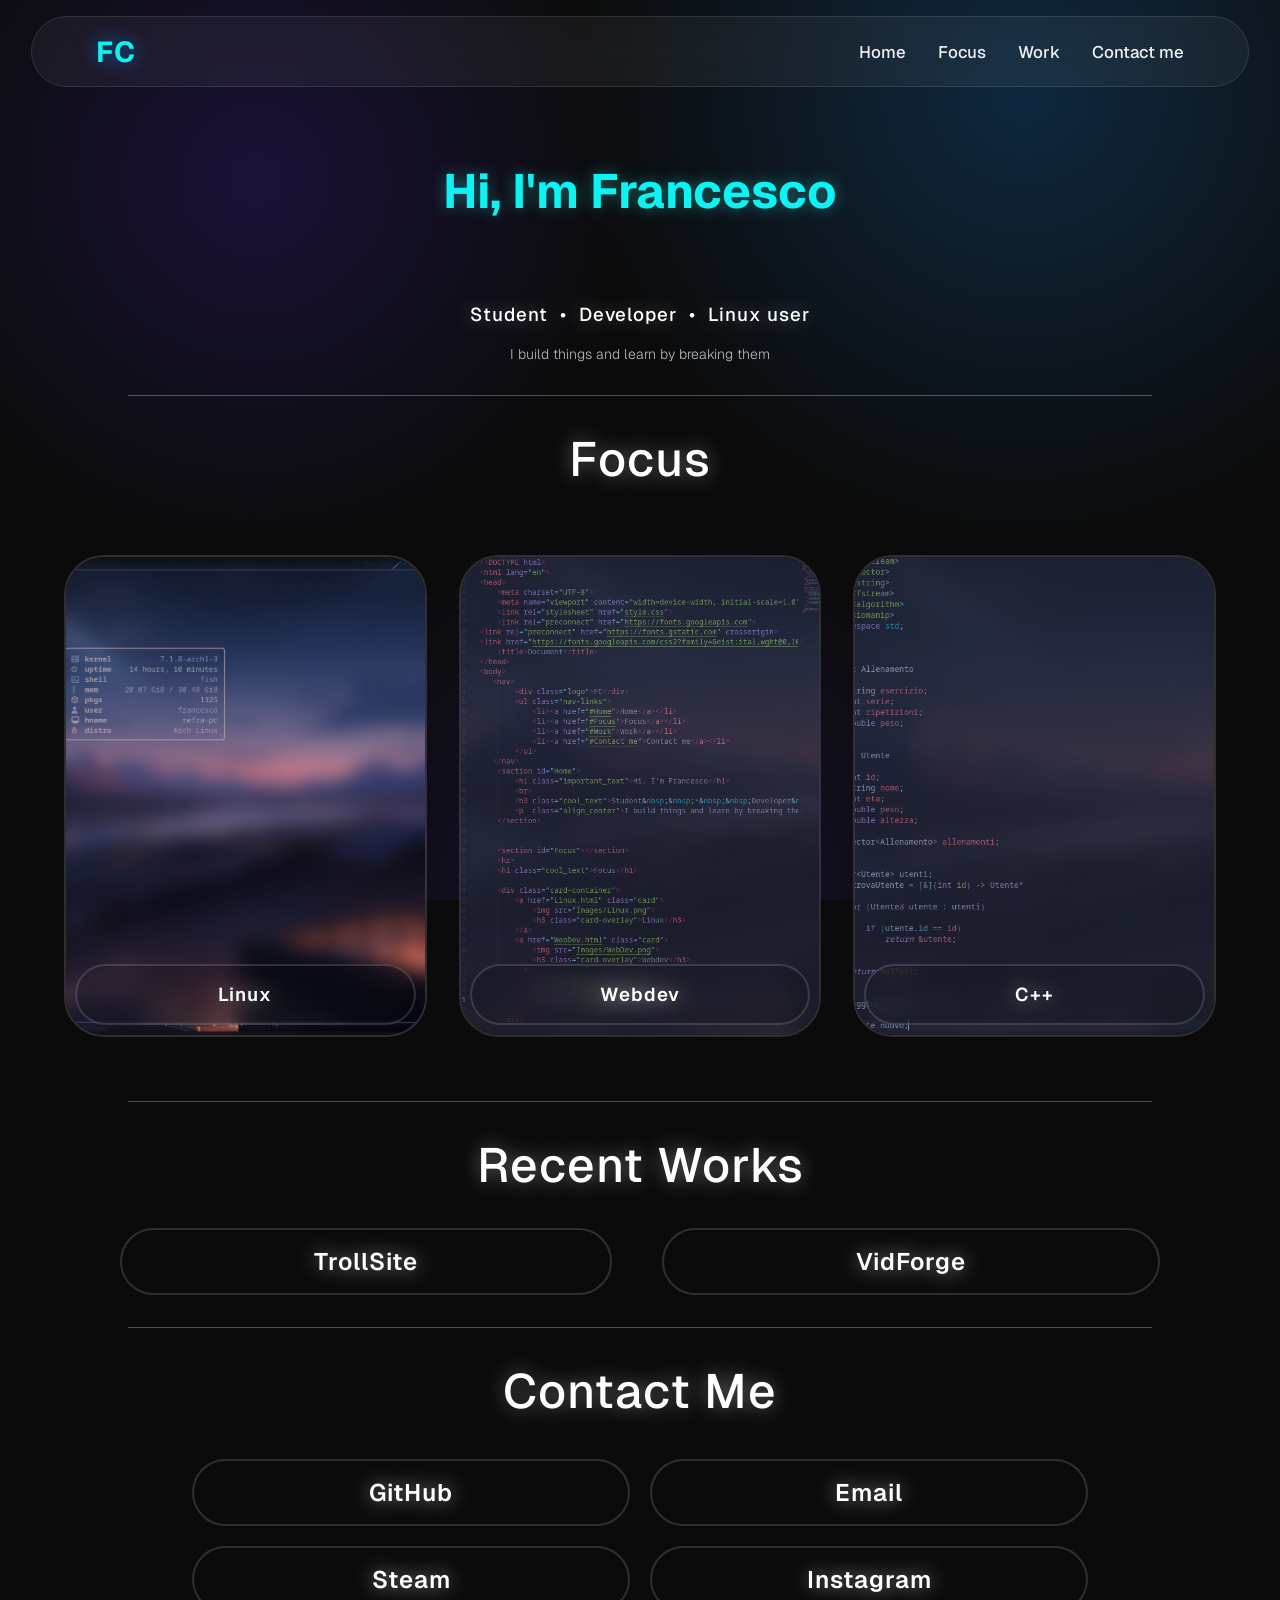
<file: index.html>
<!DOCTYPE html>
<html lang="en">
<head>
    <meta charset="UTF-8">
    <meta name="viewport" content="width=device-width, initial-scale=1.0">
    <link rel="stylesheet" href="stylefiles/style.css">
    <link rel="stylesheet" href="../stylefiles/animations.css">
    <link rel="preconnect" href="https://fonts.googleapis.com">
<link rel="preconnect" href="https://fonts.gstatic.com" crossorigin>
<link href="https://fonts.googleapis.com/css2?family=Geist:ital,wght@0,100..900;1,100..900&family=Manrope:wght@200..800&family=Nunito+Sans:ital,opsz,wght@0,6..12,200..1000;1,6..12,200..1000&display=swap" rel="stylesheet">
    <title>Document</title>
</head>
<body>
   <nav>
        <div class="logo">FC</div>
        <ul class="nav-links">
            <li><a href="#Home">Home</a></li>
            <li><a href="#Focus">Focus</a></li>
            <li><a href="#Work">Work</a></li>
            <li><a href="#Contact me">Contact me</a></li>
        </ul>
   </nav>
    <section id="Home">
        <h1 class="important_text" id="home-hero">Hi, I'm Francesco</h1>
        <br>
        <h3 class="cool_text">Student&nbsp;&nbsp;•&nbsp;&nbsp;Developer&nbsp;&nbsp;•&nbsp;&nbsp;Linux user</h3>
        <p  class="align_center">I build things and learn by breaking them</p>
    </section>


    <section id="Focus"></section>
    <hr>
    <h1 class="cool_text">Focus</h1>

    <div class="card-container">
        <a href="Pages/Linux.html" class="card">
            <img src="Images/Linux.png">
            <h3 class="card-overlay">Linux</h3>
        </a>
        <a href="Pages/WebDev.html" class="card">
            <img src="Images/WebDev.png">
            <h3 class="card-overlay">Webdev</h3>
        </a>
        <a href="Pages/C++.html" class="card">
            <img src="Images/C++.png">
            <h3 class="card-overlay">C++</h3>
        </a>
    </div>


    <section id="Work"></section>
    <hr>
    <h1 class="cool_text">Recent Works</h1>

    <div class="work-container">
        <a href="Pages/TrollSite.html" class="glowing-btn" title="TrollSite">TrollSite</a>
        <a href="Pages/VidForge.html" class="glowing-btn" title="VidForge">VidForge</a>
    </div>

    <section id="Contact me"></section>
    <hr>
    <h1 class="cool_text">Contact Me</h1>
    <div class="btn-container">
        <a href="https://github.com/refracolacicco-beep" title="GitHub" class="simple-btn" target="_blank">GitHub</a>
        <a href="mailto:francesco.colacicco10@gmail.com" title="email" class="simple-btn" target="_blank">Email</a>
        <a href="https://steamcommunity.com/profiles/76561198778495695/" title="steam" class="simple-btn" target="_blank">Steam</a>
        <a href="https://www.instagram.com/france_sco.cola/?__pwa=1" title="Instagram" class="simple-btn" target="_blank">Instagram</a>
    
    </div>
</body>
</html>
</file>
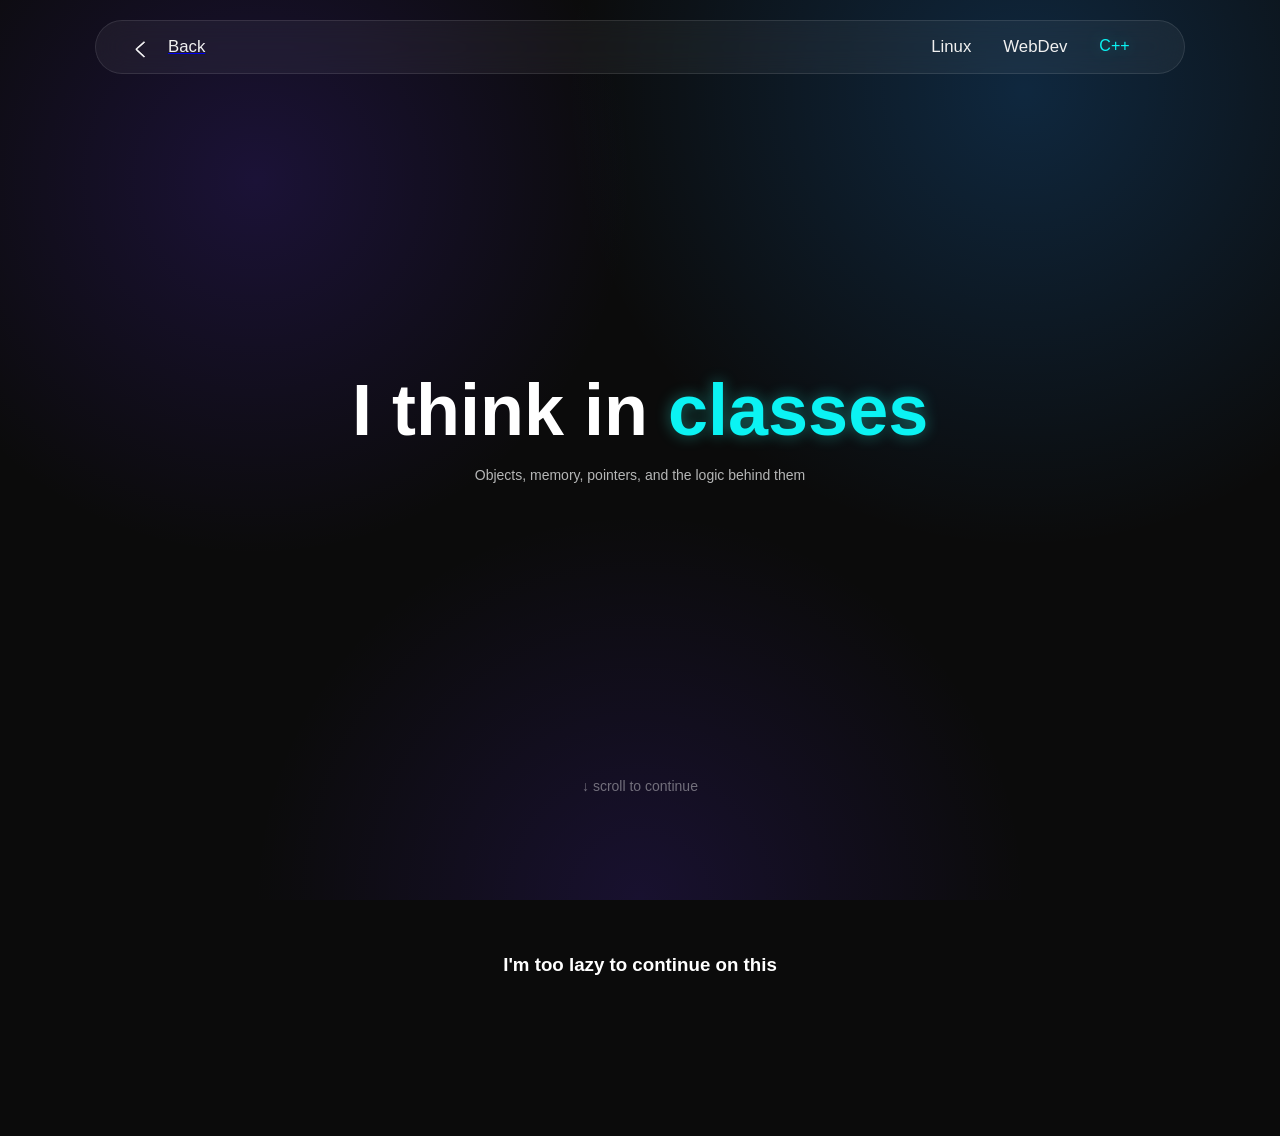
<file: Pages/C++.html>
<!DOCTYPE html>
<html lang="en">
<head>
    <meta charset="UTF-8">
    <meta name="viewport" content="width=device-width, initial-scale=1.0">
    <link rel="stylesheet" href="../stylefiles/style.css">
     <link rel="stylesheet" href="../stylefiles/c++.css">
      <link rel="stylesheet" href="../stylefiles/animations.css">
    <title>C++</title>
</head>
<body>
    <div class="back-and-navbar">
        <a href="../index.html">
            <svg viewBox="0 0 1024 1024" fill="currentColor" class="back-icon" version="1.1" xmlns="http://www.w3.org/2000/svg" stroke="currentColor" stroke-width="30.72"><g id="SVGRepo_bgCarrier" stroke-width="0"></g><g id="SVGRepo_tracerCarrier" stroke-linecap="round" stroke-linejoin="round" stroke="#CCCCCC" stroke-width="8.192"></g><g id="SVGRepo_iconCarrier"><path d="M669.6 849.6c8.8 8 22.4 7.2 30.4-1.6s7.2-22.4-1.6-30.4l-309.6-280c-8-7.2-8-17.6 0-24.8l309.6-270.4c8.8-8 9.6-21.6 2.4-30.4-8-8.8-21.6-9.6-30.4-2.4L360.8 480.8c-27.2 24-28 64-0.8 88.8l309.6 280z" fill=""></path></g></svg>
        <h3 class="back-text">Back</h3>
        </a>
        
        <nav>
            <ul class="nav-links">
                <li><a href="Linux.html">Linux</a></li>
                <li><a href="WebDev.html">WebDev</a></li>
                <li><a href="C++.html" class="important_text">C++</a></li>
            </ul>
        </nav>
    </div>

    <section class="hero">
        <div class="hero-content">
            <h1>I think in <span class="important_text">classes</span></h1>
            <p>Objects, memory, pointers, and the logic behind them</p>

        </div>
        <div class="fade-out-on-view">
            <p class="semitransparent-text">↓ scroll to continue</p>
        </div>
    </section>

    <h3>I'm too lazy to continue on this</h3>
</body>
</html>
</file>
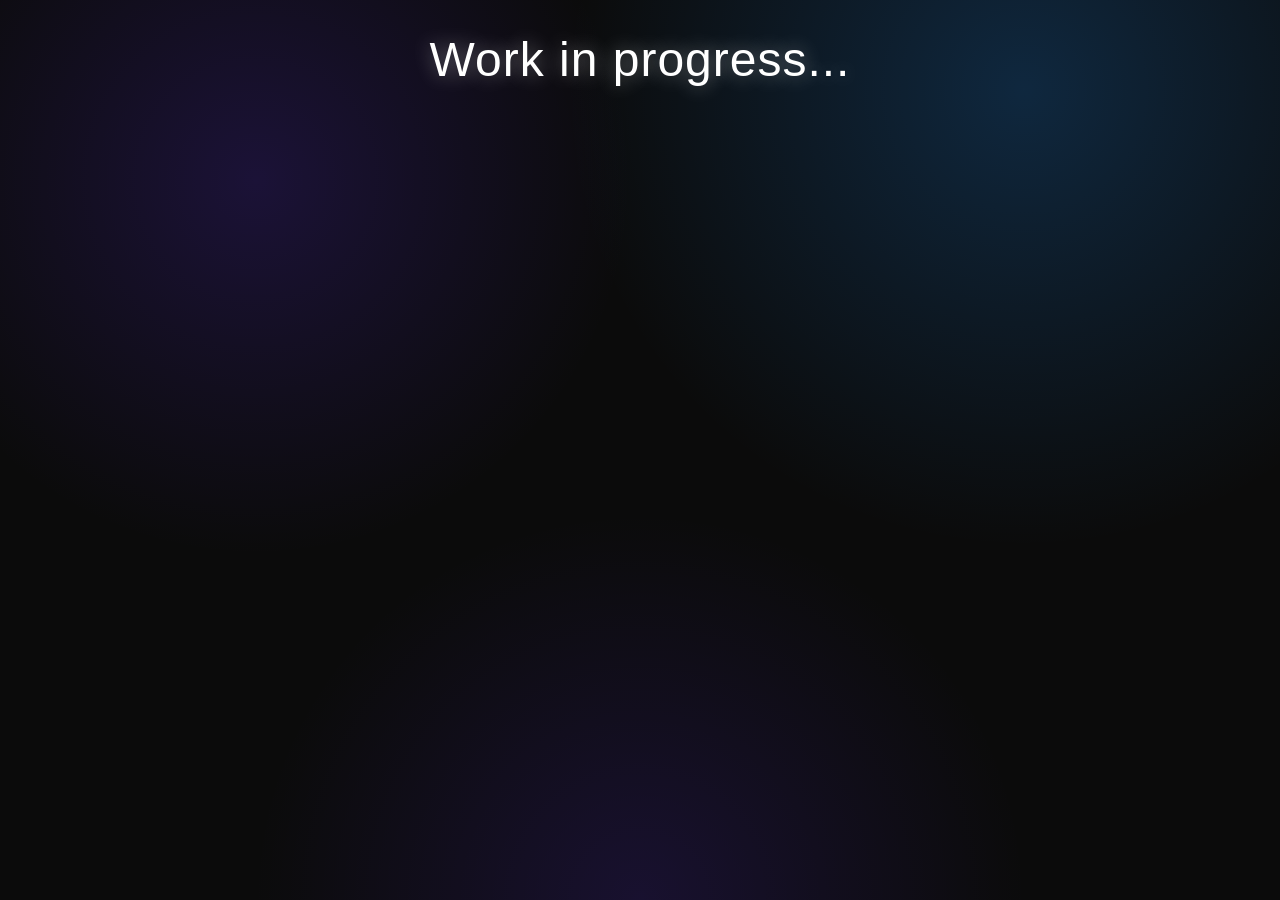
<file: Pages/TrollSite.html>
<!DOCTYPE html>
<html lang="en">
<head>
    <meta charset="UTF-8">
    <meta name="viewport" content="width=device-width, initial-scale=1.0">
    <link rel="stylesheet" href="../stylefiles/style.css">
    <title>TrollSite</title>
</head>
<body>
    <h1 class="cool_text">Work in progress...</h1>
</body>
</html>
</file>
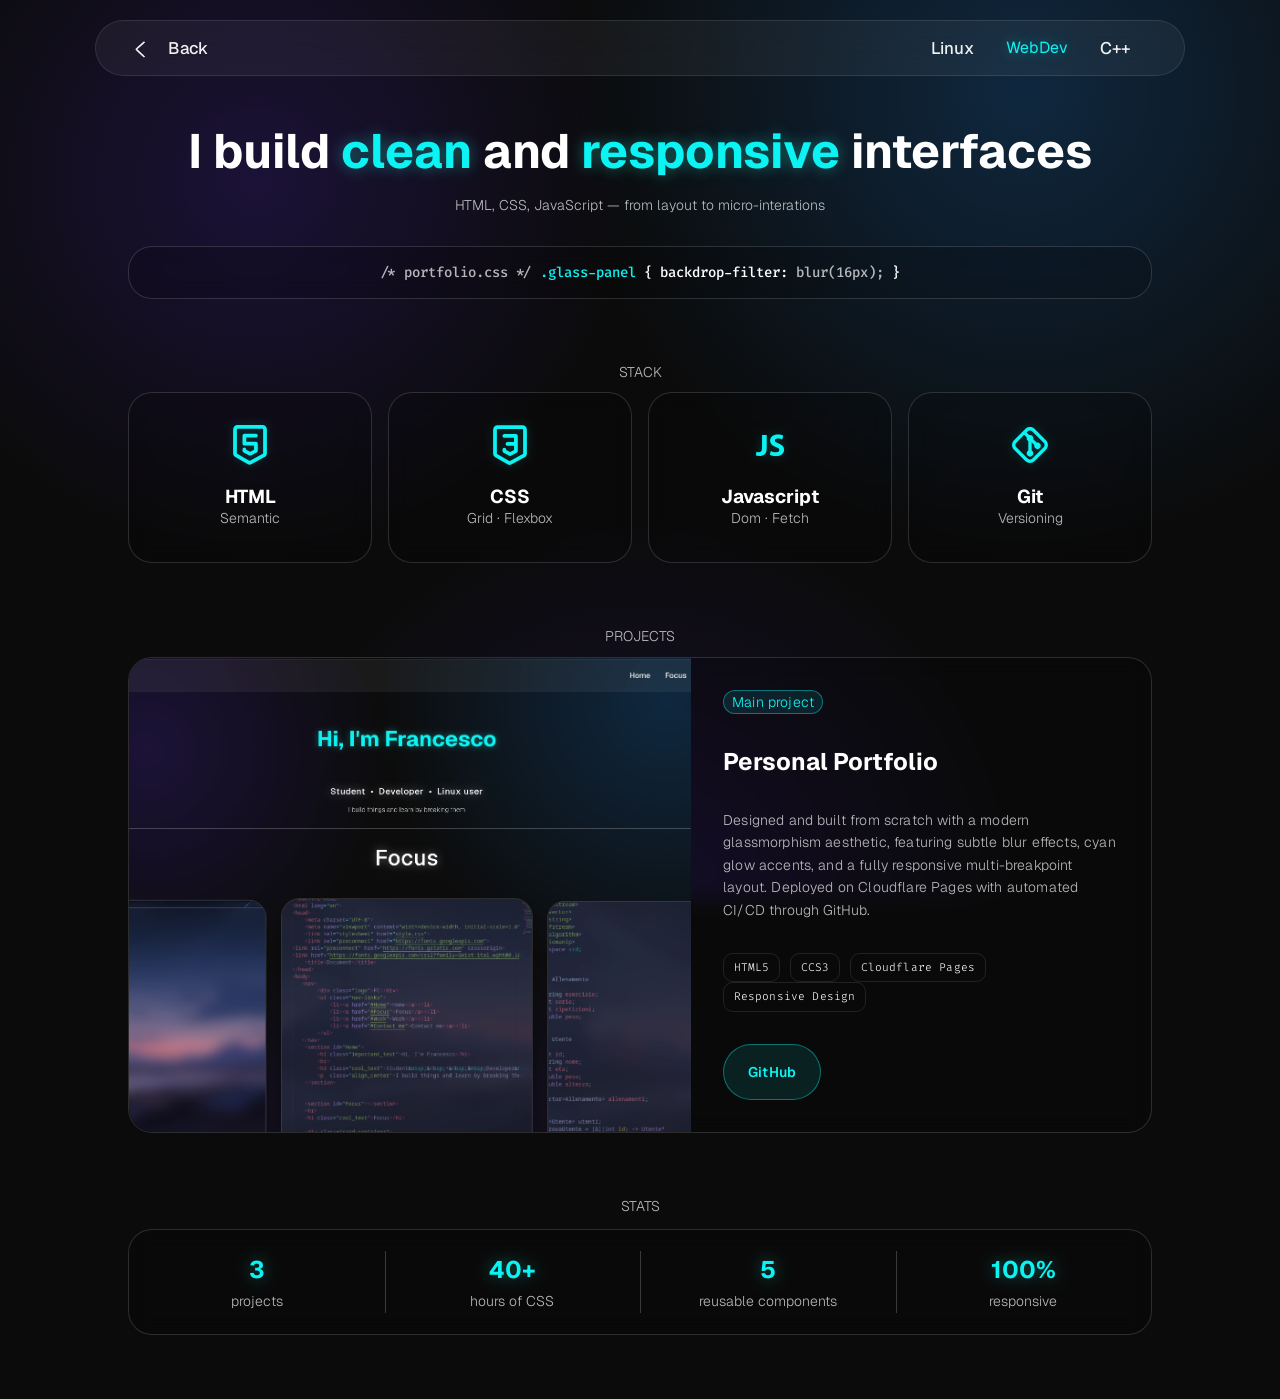
<file: Pages/WebDev.html>
<!DOCTYPE html>
<html lang="en">
<head>
    <meta charset="UTF-8">
    <meta name="viewport" content="width=device-width, initial-scale=1.0">
    <link rel="stylesheet" href="../stylefiles/style.css">
    <link rel="stylesheet" href="../stylefiles/WebDev.css">
    <link rel="stylesheet" href="../stylefiles/animations.css">
    <link rel="preconnect" href="https://fonts.googleapis.com">
    <link rel="preconnect" href="https://fonts.gstatic.com" crossorigin>
    <link href="https://fonts.googleapis.com/css2?family=Fira+Code:wght@300..700&family=Geist:ital,wght@0,100..900;1,100..900&family=Manrope:wght@200..800&family=Nunito+Sans:ital,opsz,wght@0,6..12,200..1000;1,6..12,200..1000&display=swap" rel="stylesheet">
    <title>WebDev</title>
</head>
<body>
    <div class="back-and-navbar">
        <a href="../index.html">
            <svg viewBox="0 0 1024 1024" fill="currentColor" class="back-icon" version="1.1" xmlns="http://www.w3.org/2000/svg" stroke="currentColor" stroke-width="30.72"><g id="SVGRepo_bgCarrier" stroke-width="0"></g><g id="SVGRepo_tracerCarrier" stroke-linecap="round" stroke-linejoin="round" stroke="#CCCCCC" stroke-width="8.192"></g><g id="SVGRepo_iconCarrier"><path d="M669.6 849.6c8.8 8 22.4 7.2 30.4-1.6s7.2-22.4-1.6-30.4l-309.6-280c-8-7.2-8-17.6 0-24.8l309.6-270.4c8.8-8 9.6-21.6 2.4-30.4-8-8.8-21.6-9.6-30.4-2.4L360.8 480.8c-27.2 24-28 64-0.8 88.8l309.6 280z" fill=""></path></g></svg>
        <h3 class="back-text">Back</h3>
        </a>
        
        <nav>
            <ul class="nav-links">
                <li><a href="Linux.html">Linux</a></li>
                <li><a href="WebDev.html" class="important_text">WebDev</a></li>
                <li><a href="C++.html">C++</a></li>
            </ul>
        </nav>
    </div>

    <section class="hero">
        <div class="background-dots"></div>
            <h1>I build <span class="important_text">clean</span> and <span class="important_text">responsive</span> interfaces</h1>
            <p class="subtitle">HTML, CSS, JavaScript &mdash; from layout to micro-interations</p>
            <p class="css-example glass-panel">/* portfolio.css */ <span class="accent-color">.glass-panel</span> <span class="white">{ backdrop-filter: </span>blur(16px); <span class="white">}</span></p>
    </section>

    <section class="stack">
        <p class="section-title">STACK</p>
        <ul>
            <li class="glass-panel">
                <svg viewBox="0 0 16 16" class="icon" fill="none" xmlns="http://www.w3.org/2000/svg"><g id="SVGRepo_bgCarrier" stroke-width="0"></g><g id="SVGRepo_tracerCarrier" stroke-linecap="round" stroke-linejoin="round"></g><g id="SVGRepo_iconCarrier"> <path fill-rule="nonzero" clip-rule="nonzero" d="M3 1.5C2.86193 1.5 2.75 1.61193 2.75 1.75V11.3003C2.75 11.3896 2.79769 11.4722 2.87509 11.5168L7.73381 14.3194C7.80942 14.363 7.90231 14.364 7.97886 14.3221L13.1201 11.5048C13.2002 11.4609 13.25 11.3769 13.25 11.2856V1.75C13.25 1.61193 13.1381 1.5 13 1.5H3ZM1.25 1.75C1.25 0.783502 2.0335 0 3 0H13C13.9665 0 14.75 0.783503 14.75 1.75V11.2856C14.75 11.9248 14.4015 12.5131 13.841 12.8203L8.69968 15.6375C8.16383 15.9311 7.51363 15.924 6.98434 15.6187L2.12562 12.8162C1.58382 12.5037 1.25 11.9258 1.25 11.3003V1.75ZM5 4.25C5 3.83579 5.33579 3.5 5.75 3.5H10.3654C10.7796 3.5 11.1154 3.83579 11.1154 4.25C11.1154 4.66421 10.7796 5 10.3654 5H6.5V6.71154H10.3654C10.7796 6.71154 11.1154 7.04732 11.1154 7.46154V10.3462C11.1154 10.6302 10.9549 10.8899 10.7008 11.017L8.3931 12.1708C8.18196 12.2764 7.93343 12.2764 7.72228 12.1708L5.41459 11.017C5.1605 10.8899 5 10.6302 5 10.3462V9.76923C5 9.35502 5.33579 9.01923 5.75 9.01923C6.16421 9.01923 6.5 9.35502 6.5 9.76923V9.88263L8.05769 10.6615L9.61539 9.88263V8.21154H5.75C5.33579 8.21154 5 7.87575 5 7.46154V4.25Z" fill="currentColor"></path> </g></svg>
                <div class="text">
                <h3>HTML</h3>
                <p>Semantic</p>
                </div
            </li>
            <li class="glass-panel">
                <svg class="icon" viewBox="0 0 16 16" fill="none" xmlns="http://www.w3.org/2000/svg"><g id="SVGRepo_bgCarrier" stroke-width="0"></g><g id="SVGRepo_tracerCarrier" stroke-linecap="round" stroke-linejoin="round"></g><g id="SVGRepo_iconCarrier"> <path fill-rule="nonzero" clip-rule="nonzero" d="M3 1.60001C2.86193 1.60001 2.75 1.71193 2.75 1.85001V11.4003C2.75 11.4896 2.79769 11.5722 2.87509 11.6168L7.73381 14.4194C7.80942 14.463 7.90231 14.464 7.97886 14.4221L13.1201 11.6048C13.2002 11.5609 13.25 11.4769 13.25 11.3856V1.85001C13.25 1.71193 13.1381 1.60001 13 1.60001H3ZM1.25 1.85001C1.25 0.883508 2.0335 0.100006 3 0.100006H13C13.9665 0.100006 14.75 0.883509 14.75 1.85001V11.3856C14.75 12.0248 14.4015 12.6131 13.841 12.9203L8.69968 15.7375C8.16383 16.0311 7.51363 16.024 6.98434 15.7187L2.12562 12.9162C1.58382 12.6037 1.25 12.0258 1.25 11.4003V1.85001ZM5 4.35001C5 3.93579 5.33579 3.60001 5.75 3.60001H10.3654C10.7796 3.60001 11.1154 3.93579 11.1154 4.35001V10.4462C11.1154 10.7302 10.9549 10.9899 10.7008 11.117L8.3931 12.2708C8.18196 12.3764 7.93343 12.3764 7.72228 12.2708L5.41459 11.117C5.1605 10.9899 5 10.7302 5 10.4462V9.86924C5 9.45502 5.33579 9.11924 5.75 9.11924C6.16421 9.11924 6.5 9.45502 6.5 9.86924V9.98263L8.05769 10.7615L9.61539 9.98263V8.31154H7C6.58579 8.31154 6.25 7.97576 6.25 7.56154C6.25 7.14733 6.58579 6.81154 7 6.81154H9.61539V5.10001H5.75C5.33579 5.10001 5 4.76422 5 4.35001Z" fill="currentColor"></path> </g></svg>
                <div class="text">
                <h3>CSS</h3>
                <p>Grid · Flexbox</p></div>
            </li>
            <li class="glass-panel">
                <svg class="icon" viewBox="0 0 32 32" version="1.1" xmlns="http://www.w3.org/2000/svg" xmlns:xlink="http://www.w3.org/1999/xlink" fill="#000000"><g id="SVGRepo_bgCarrier" stroke-width="0"></g><g id="SVGRepo_tracerCarrier" stroke-linecap="round" stroke-linejoin="round"></g><g id="SVGRepo_iconCarrier"> <path fill="currentColor" d="M9.633 7.968h3.751v10.514c0 4.738-2.271 6.392-5.899 6.392-0.888 0-2.024-0.148-2.764-0.395l0.42-3.036c0.518 0.173 1.185 0.296 1.925 0.296 1.58 0 2.567-0.716 2.567-3.282v-10.489zM16.641 20.753c0.987 0.518 2.567 1.037 4.171 1.037 1.728 0 2.641-0.716 2.641-1.826 0-1.012-0.79-1.629-2.789-2.32-2.764-0.987-4.59-2.517-4.59-4.961 0-2.838 2.394-4.985 6.293-4.985 1.9 0 3.258 0.37 4.245 0.839l-0.839 3.011c-0.642-0.321-1.851-0.79-3.455-0.79-1.629 0-2.419 0.765-2.419 1.604 0 1.061 0.913 1.53 3.085 2.369 2.937 1.086 4.294 2.616 4.294 4.985 0 2.789-2.122 5.158-6.688 5.158-1.9 0-3.776-0.518-4.714-1.037l0.765-3.085z"></path> </g></svg>
                <div class="text">
                <h3>Javascript</h3>
                <p>Dom · Fetch</p></div>
            </li>
            <li class="glass-panel">
                <svg class="icon" viewBox="0 0 24 24" fill="none" xmlns="http://www.w3.org/2000/svg"><g id="SVGRepo_bgCarrier" stroke-width="0"></g><g id="SVGRepo_tracerCarrier" stroke-linecap="round" stroke-linejoin="round"></g><g id="SVGRepo_iconCarrier"> <path fill-rule="evenodd" clip-rule="evenodd" d="M13.4142 3.82843C12.6332 3.04738 11.3668 3.04738 10.5858 3.82843L9.91421 4.5L11.482 6.06774C11.6472 6.02356 11.8208 6 12 6C13.1046 6 14 6.89543 14 8C14 8.17916 13.9764 8.35282 13.9323 8.51804L15.982 10.5677C16.1472 10.5236 16.3208 10.5 16.5 10.5C17.6046 10.5 18.5 11.3954 18.5 12.5C18.5 13.6046 17.6046 14.5 16.5 14.5C15.3954 14.5 14.5 13.6046 14.5 12.5C14.5 12.3208 14.5236 12.1472 14.5677 11.982L13 10.4142V15.2676C13.5978 15.6134 14 16.2597 14 17C14 18.1046 13.1046 19 12 19C10.8954 19 10 18.1046 10 17C10 16.2597 10.4022 15.6134 11 15.2676V9.73244C10.4022 9.38663 10 8.74028 10 8C10 7.82084 10.0236 7.64718 10.0677 7.48196L8.5 5.91421L3.82843 10.5858C3.04738 11.3668 3.04738 12.6332 3.82843 13.4142L10.5858 20.1716C11.3668 20.9526 12.6332 20.9526 13.4142 20.1716L20.1716 13.4142C20.9526 12.6332 20.9526 11.3668 20.1716 10.5858L13.4142 3.82843ZM9.17157 2.41421C10.7337 0.852115 13.2663 0.852119 14.8284 2.41422L21.5858 9.17157C23.1479 10.7337 23.1479 13.2663 21.5858 14.8284L14.8284 21.5858C13.2663 23.1479 10.7337 23.1479 9.17157 21.5858L2.41421 14.8284C0.852115 13.2663 0.852119 10.7337 2.41422 9.17157L9.17157 2.41421Z" fill="currentColor"></path> </g></svg>
                <div class="text">
                <h3>Git</h3>
                <p>Versioning</p></div>
            </li>
        </ul>
    </section>

    <section class="projects">
        <p class="section-title">PROJECTS</p>
        <a href="https://github.com/refracolacicco-beep/Portfolio-site" class="card-container mobile" target="_blank">
            <div class="card">
                <img src="../Images/home.png">
                <div class="card-overlay">
                    <h3>Personal Portfolio</h3>
                    <p class="accent-color">Glassmorphism · Cloudflare</p>
                </div>
            </div>
        </a>

        <div class="project-container desktop glass-panel">
            <img src="../Images/home.png">
            <div class="text">
                <p class="whatsit glowing-cyan-btn">Main project</p>
                <h2 class="project-title">Personal Portfolio</h2>
                <p>Designed and built from scratch with a modern glassmorphism aesthetic, featuring subtle blur effects, cyan glow accents, and a fully responsive multi-breakpoint layout. Deployed on Cloudflare Pages with automated CI/CD through GitHub.</p>
                <div class="tags">
                    <p class="tag white">HTML5</p>
                    <p class="tag white">CCS3</p>
                    <p class="tag white">Cloudflare Pages</p>
                    <p class="tag white">Responsive Design</p>
                </div>
                <a href="https://github.com/refracolacicco-beep/Portfolio-site" target="_blank"><p class="btn glowing-cyan-btn">GitHub</p></a>
            </div>
        </div>
    </section>


    <section class="stats">
        <p>STATS</p>
        <div class="stats-container glass-panel">
            <div class="stat">
                <h2 class="important_text">3</h2>
                <p>projects</p>
            </div>
            <div class="stat">
                <h2 class="important_text">40+</h2>
                <p>hours of CSS</p>
            </div>
            <div class="stat">
                <h2 class="important_text">5</h2>
                <p>reusable components</p>
            </div>
            <div class="stat">
                <h2 class="important_text">100%</h2>
                <p>responsive</p>
            </div>    
        </div>
    </section>
</body>
</html>
</file>
<file: stylefiles/style.css>
html, body {
    min-height: 100%;
}
:root{
    --accent-color: rgb(11, 243,243);
    --accent-rgb:11,243,243;
    --basic-glowing:0 0 15px rgba(var(--accent-rgb), 0.2);
}
html {
    scroll-behavior: smooth;
}
body {
    color: white;
    font-family: "Geist", "Space Grotesk", sans-serif;
    background:
        radial-gradient(
            circle at 20% 20%,
            rgba(100, 50, 255, 0.18),
            transparent 30%
        ),
        radial-gradient(
            circle at 80% 10%,
            rgba(30, 146, 255, 0.212),
            transparent 35%
        ),
        radial-gradient(
            circle at 50% 100%,
            rgba(100, 50, 255, 0.15),
            transparent 35%
        ),
        #050505f8;
        background-attachment: fixed;
        background-size: cover;
        margin: 0;
}
ul {
  list-style: none;
}
section.hero{
    text-align:center;
}
#home-hero{
    margin-top:10rem;
}
#Home{
    scroll-margin-top: 500px;
}
#Focus{
    scroll-margin-top:100px;
}
.important_text{
    color:var(--accent-color);
    text-shadow: 0 0 15px rgba(42, 245, 228, 0.4);
    text-decoration:none;
    transition: 0.3s ease;
}
.important_text:hover{
    text-shadow: 0 0 25px rgba(42, 245, 226, 0.6)
}
.accent-color{
    color:var(--accent-color);
}
.white{
    color:white;
}
h1{
    text-align: center;
    font-size: 3rem;
}
p{
    color:rgba(254, 255, 255, 0.7);
    font-weight: 300;
    font-size: 14px;
}
.cool_text {
    text-align: center;
    font-weight: 500;
    text-shadow: 0 0 20px rgba(254, 255, 255, 0.4);
    letter-spacing: 1px;
    box-sizing:border-box;
}
.align_center{
    text-align: center;
}

nav{
    top: 1rem;
    left: 0;
    right: 0;
    margin: 0 auto;
    position:fixed;
    width: 85%;

    padding:1rem 5%;
    background: rgba(255, 255,255, 0.05);
    border: 1px solid rgba(255, 255, 255, 0.1);
    backdrop-filter: blur(15px);
    border-radius: 999px;

    z-index: 1000;

    display:flex;
    align-items: center;
    justify-content: space-between;

}
.logo{
    font-size: 1.8rem;
    font-weight: 700;
    color:var(--accent-color);
    letter-spacing: 1px;
    text-shadow:0 0 20px rgba(30, 146, 255, 0.7);
    transition: 0.2s;
}
.logo:hover{
    text-shadow: 0 0 30px rgba(30, 146, 255, 5);
}
.nav-links{
    list-style: none;
    display:flex;
    gap: 2rem;
    margin:0;
}
.nav-links li a:not(.important_text){
    position:relative;
    font-size: 1.05rem;
    font-weight: 500;
    text-decoration: none;
    color: rgb(240, 240, 240);
    transition: 0.3s ease;
}
.nav-links li a:hover{
    color:var(--accent-color);
    text-shadow: 0 0 10px rgb(47, 232, 245);
}



hr{
    border: none;
    background-color: rgba(255, 255, 255, 0.288);
    height:1px;
    width: 80%;
    margin: 2rem auto;
    box-sizing: border-box;
}

.card-container {
    display:grid;
    grid-template-columns: repeat(3, 1fr);
    gap: 2rem;
    padding: 2rem 5%;
    box-sizing:border-box;
}
.card{
    position:relative;
    display: grid;
    aspect-ratio: 3/4;
    border-radius: 40px;
    overflow:clip;
    grid-template-areas: "stack";
    place-items: end;

    text-decoration:none;
    
    border: 2px solid rgba(255, 255, 255, 0.15);
    transition: 0.3s ease;
   
}
.card img{
    grid-area:stack;
    width: 100%;
    height:100%;
    object-fit: cover;
    filter:brightness(0.80);
    transition: transform 0.3s ease;
}
.card-overlay{
    grid-area: stack;
    bottom: 0;
    left: 0;
    width: 95%;
    padding: 1rem;
    background: rgba(0, 0, 0, 0.10);
    backdrop-filter: blur(10px);
    box-sizing: border-box;
    margin: 10px auto;

    text-align: center;
    font-weight: 600;
    color: white;
    text-shadow: 0 0 20px rgba(254, 255, 255, 0.6);
    letter-spacing: 1px;
    border-radius:40px;
    border: 2px solid rgba(255, 255, 255, 0.15);
}
.card:hover {
    transform: translateY(-10px);
    box-shadow: 0 20px 40px rgba(0, 0, 0, 0.4);
}
.card img:hover{
    transform: scale(1.05);
}

.work-container{
    display:flex;
    flex-wrap: wrap;
    align-items: center;
    justify-content: center;
    flex-direction: row;
    gap:50px;
}
.glowing-btn{
    font-size:1.5rem;
    text-align:center;
    text-decoration: none;
    text-align: center;
    font-weight: 600;
    color: white;
    text-shadow: 0 0 20px rgba(254, 255, 255, 0.6);
    letter-spacing: 1px;
    border-radius:40px;
    border: 2px solid rgba(255, 255, 255, 0.15);
    padding:1rem 15%;
    transition:0.3s ease;
}
.glowing-btn:hover{
    background-color: rgba(14, 204, 204, 0.103);
    border-color:aqua;
    box-shadow: 0 0 15px rgba(42, 245, 226, 0.7);
     text-shadow: none;
}

.btn-container{
    display:grid;
    justify-content:center;
    grid-template-columns: repeat(auto-fit, minmax(300px, 1fr));
    gap:20px;
    padding:5px 15%;
}
.simple-btn{
    font-size:1.5rem;
    text-align:center;
    text-decoration: none;
    text-align: center;
    font-weight: 600;
    color: white;
    text-shadow: 0 0 20px rgba(254, 255, 255, 0.6);
    letter-spacing: 1px;
    border-radius:40px;
    border: 2px solid rgba(255, 255, 255, 0.15);
    padding:1rem 15%;
    transition:0.3s ease;
}
.simple-btn:hover{
    background-color: rgba(255, 255, 255, 0.041);
}

.glass-panel {
  background-color: rgba(0, 0, 0, 0.15);
  border-radius: 1.5rem;
  box-sizing: border-box;
  border: 1px solid rgba(255, 255, 255, 0.15);
  backdrop-filter: blur(10px);
  padding: 1rem 2.5rem;
  transition: 0.3s ease;
}

.glass-panel:hover{
    border:1px solid rgba(var(--accent-rgb), 0.4);
    box-shadow: 0 0 5px rgba(var(--accent-rgb), 0.3);
}

.back-icon{
        width: 1.5rem;
        padding: 1rem;
        border-radius:100%;
        transition: 0.3s ease;
        backdrop-filter: blur(10px);
        background: rgba(255, 255,255, 0.05);
        border: 1px solid rgba(255, 255, 255, 0.1);
        color:white;
}
.back-and-navbar{
    position:fixed;
    display:flex;
    align-content: space-between;
    top:20px;
    z-index:1000;
    left:5%;
    width:100%;
}
.back-and-navbar nav{
        width:60%;
        position:unset;
        top:unset;
}
.back-text{
    display:none;
}


.glowing-cyan-btn{
    padding:1rem 1.5rem;
    background-color:rgba(var(--accent-rgb), 0.1);
    color:var(--accent-color);
    border: 1px solid rgba(var(--accent-rgb), 0.4);
    border-radius:9999px;
    width:fit-content;
    transition:0.3s ease;
}

@media (max-width: 1024px) { .card-container {grid-template-columns: repeat(2, 1fr); }}
@media (max-width: 600px) { .card-container {grid-template-columns: 1fr; }}


@media (max-width:1024px) {
    .logo{
        display:none
    }
    .nav-links{
        margin:0 auto;
        padding:0;
    }
    .glass-panel{
        border-radius: 1.5rem;
    }
}



@media(min-width:1025px){
    .back-icon{
        top:0;
        width: 1.5rem;
        position:absolute;
        padding: 1rem;
        border-radius:100%;
        transition: 0.3s ease;
        backdrop-filter: none;
        background: none;
        border:none;
        margin:0 1rem;
        z-index:100000;
    }
    .back-and-navbar{
        position:fixed;
        display:flex;
        align-content: space-between;
        align-items:center;
        top:20px;
        z-index:1000;
        left:0%;
        right:0;
        width:85%;
        margin:0 auto;
        background: rgba(255, 255,255, 0.05);
        border: 1px solid rgba(255, 255, 255, 0.1);
        backdrop-filter: blur(15px);
        border-radius: 100px;
    }
    .back-and-navbar nav{
        width:100%;
        position:relative;
        top:unset;
        padding-left:5rem;
        background-color:rgba(0, 0, 0, 0);
        border:none;
        backdrop-filter: none;
        justify-content:flex-end;
    }
    .back-text{
        display:block;
        position:relative;
        font-size: 1.05rem;
        font-weight: 500;
        text-decoration: none;
        color: rgb(240, 240, 240);
        transition: 0.3s ease;
        margin:0 4.5rem;
    }
    .back-and-navbar > a:hover .back-icon {
    color: var(--accent-color);
    filter: drop-shadow(0 0 10px var(--accent-color));
    }

    .back-and-navbar > a:hover .back-text {
        color: var(--accent-color);
        text-shadow: 0 0 10px var(--accent-color);
    }

}
</file>
<file: stylefiles/animations.css>
@keyframes image-reveal {
    from{
        opacity:0;
        filter: saturate(0) brightness(0.1) blur(5px);
        transform: scale(0.90) translateY(4rem);
    } 
    to {
        opacity:1;
        filter:saturate(1) brightness(1) blur(0px);
        transform:none;
    }
}
.auto-image-reveal{
    animation: auto-image-reveal both;
    animation-timeline: view();
    animation-range:entry 0% cover 20%;
}

@keyframes fade-up{
    from{
        opacity:0;
        transform:translateY(15px) scale(0.5);
        filter:blur(5px);
    }
    to {
        opacity:1;
        transform:translateY(0px) scale(1);
        filter:blur(0);
    }
}
@keyframes fade-out-up {
    from {
        opacity:1;
        transform:translateY(0);
    }
    to {
        opacity: 0;
        transform: translateY(-20px);
    }
}
@keyframes typing{
    from{
        clip-path: inset(0 100% 0 0);
    } to {
        clip-path: inset(0 0 0 0 );
    }
}
</file>
<file: stylefiles/c++.css>
body{  
    font-family: "Geist", "Space Grotesk", -apple-system, sans-serif;
} 

p{ 
    text-align:center; 
} 

section{ 
    margin-bottom: 4rem; 
} 

.back-and-navbar{
    position:static;
    margin-top:20px;
}

section{
    min-height:80vh;
}
section.hero{
    display: flex;
    flex-direction: column;
    justify-content: center;
    align-items: center;
}
section.hero .hero-content{
    display:flex;
    flex-direction: column;
    gap:1rem;
    width:fit-content;
    margin: auto;
}
section.hero h1{
    animation: fade-up 0.7s ease both;
    font-size: 4.5rem;
    padding:0;
    width:fit-content;
    margin:auto;
}
section.hero span{
    animation: fade-up 1s ease both;
    animation-delay:0.7s;
}
section.hero .hero-content p{
    padding:0;
    width:fit-content;
    margin:auto;
    animation: typing 1s ease both;
    animation-delay: 1.5s;
}
section.hero p{
    margin:0;
    animation:fade-up 1s ease both;
    animation-delay:2.5s;
}
section.hero .fade-out-on-view{
    animation: fade-out-up auto both;
    animation-timeline: view();
    animation-range: cover 50% cover 70%;
}
.semitransparent-text{
    color: rgba(255,255,255, 0.4)
}

h3{
    margin:10rem auto;
    text-align:center; 
    animation: fade-up both;
    animation-timeline:view();
    animation-range:entry 20% cover 25%;
}
</file>
<file: stylefiles/WebDev.css>
body{ 
    padding-top:5rem; 
    font-family: "Geist", "Space Grotesk", -apple-system, sans-serif;
} 

p{ 
    text-align:center; 
} 

section{ 
    margin-bottom: 4rem; 
} 
.section-title{ 
    margin-bottom:0.7rem; 
} 
.desktop{
    display:none;
}
@media(min-width:1024px){
    .desktop{
        display:revert;
    }
    .mobile{
        display:none;
    }
}
section.hero h1{
     margin-bottom:0; 
} 
section.hero .css-example{ 
    padding:1rem 2%;
    margin:2rem auto;
    max-width:80%; 
    font-weight:500; 
    font-family: "Fira Code"; 
    box-sizing: border-box; 
} 


section.stack ul{ 
    display:flex; 
    flex-direction:column; 
    width:80%; 
    gap:1rem; 
    padding:0; 
    margin:auto; 
}
section.stack .icon{ 
    color: var(--accent-color); 
    width:1.5rem; 
    filter: drop-shadow( 0 0 5px rgba(var(--accent-rgb), 0.2)); 
} 
section.stack li{ 
    display:flex; 
    gap:1rem; 
    width:100%; 
    padding:0.5rem 5%; 
    margin:0 auto; 
    box-sizing:border-box;
} 
section.stack li:last-child{
    display:none;
}
section.stack li h3{ 
    margin-bottom:0; 
    margin-top:0.2rem; 
} 
section.stack li p{ 
    margin-top:0; 
    margin-bottom:0.2rem; 
    text-align: start; 
} 

@media(min-width:1024px) {
    section.stack ul{
        flex-direction: row;
    }
    section.stack li{
        flex-direction: column;
        align-items:center;
        padding:2rem;
    }
    section.stack li:last-child{
        display:flex;
    }
    section.stack .icon{
        width:2.5rem;
    }
    section.stack .text, section.stack li p{
        text-align:center;
    }
    section.stack li:hover{
        transform:translateY(-0.2rem);
    }
}



section.projects .card-container.mobile{ 
    grid-template-columns: 1fr;
    width:80%; 
    margin:0 auto; 
    padding:0.2rem 0;
} 
section.projects a{ 
    text-decoration:none; 
} 
section.projects .card{
    width:100%; 
    aspect-ratio:16/9; 
    border-radius:30px; 
} 
section.projects .card img:hover{ 
    transform:none; 
} 
section.projects .card-overlay{ 
    padding:0.2rem; 
    border-radius:30px; 
} 
section.projects .card-overlay h3, section.projects .card-overlay p{ 
    margin:0;
}

@media(min-width:1024px){
    section.projects .project-container.desktop{
        display:grid;
        grid-template-columns: 1.1fr 0.9fr;
        width:80%;
        box-sizing:border-box;
        overflow:hidden;
        margin:0 auto;
        padding:0;
    }
    section.projects .project-container.desktop img{
        grid-column:1;
        width:100%;
        height:100%;
        object-fit:cover;
        display:block;
    }
    section.projects .text{
        grid-column:2;
    }
    section.projects .text{
        display:flex;
        flex-direction: column;
        padding:2rem;
        gap:2rem;
    }
    section.projects .text p, 
    section.projects .text h2, 
    section.projects .text h3{
        margin:0;
        text-align:start;
    }
    section.projects .whatsit{
        padding:0 0.5rem;
    }
    section.projects .text p{
        line-height: 1.6;
        letter-spacing:0.01rem;
    }
    section.projects .tags{
        font-family: "Fira Code";
        letter-spacing:unset;
    }
    section.projects .tags .tag{
        font-size:0.7rem;
        display:inline-block;
        border:1px solid rgba(255, 255, 255, 0.1);
        border-radius:0.6rem;
        text-align: center;
        padding:0.3rem 0.6rem;
        box-sizing:border-box;
    }
    section.projects .btn.glowing-cyan-btn{
        font-weight: 600;
    }
    section.projects .btn.glowing-cyan-btn:hover{
        box-shadow:0 0 20px rgba(var(--accent-rgb), 0.3);
    }
}

section.stats .stats-container {
    display: grid;
    text-align: center;
    grid-template-columns: repeat(2, 1fr);
    grid-template-rows: auto auto;
    width: 80%;
    margin: 0 auto;
    padding: 0;
}
section.stats .stat {
    position: relative;
    margin: 0;
    padding: 1.3rem 1rem; 
}
section.stats .stat h2, section.stats .stat p{
    margin:0;
    padding:0.2rem;
}
section.stats .stat h2{
    font-size:1.5rem;
}
section.stats .stat:nth-child(odd)::after {
    position: absolute;
    content: "";
    left: 100%;
    top: 20%;     
    width: 1px;
    height: 60%;
    background-color: rgba(255, 255, 255, 0.2);
}
section.stats .stat:nth-child(n + 3) {
    border-top: 1px solid rgba(255, 255, 255, 0.2);
}
@media(min-width:1024px){
    section.stats .stats-container{
        grid-template-columns: repeat(4, 1fr);
    }
    section.stats .stat:not(:last-child)::after {
        position: absolute;
        content: "";
        left: 100%;
        top: 20%;     
        width: 1px;
        height: 60%;
        background-color: rgba(255, 255, 255, 0.2);
    }
    section.stats .stat:nth-child(n + 3) {
    border:0;
    }
}
</file>
